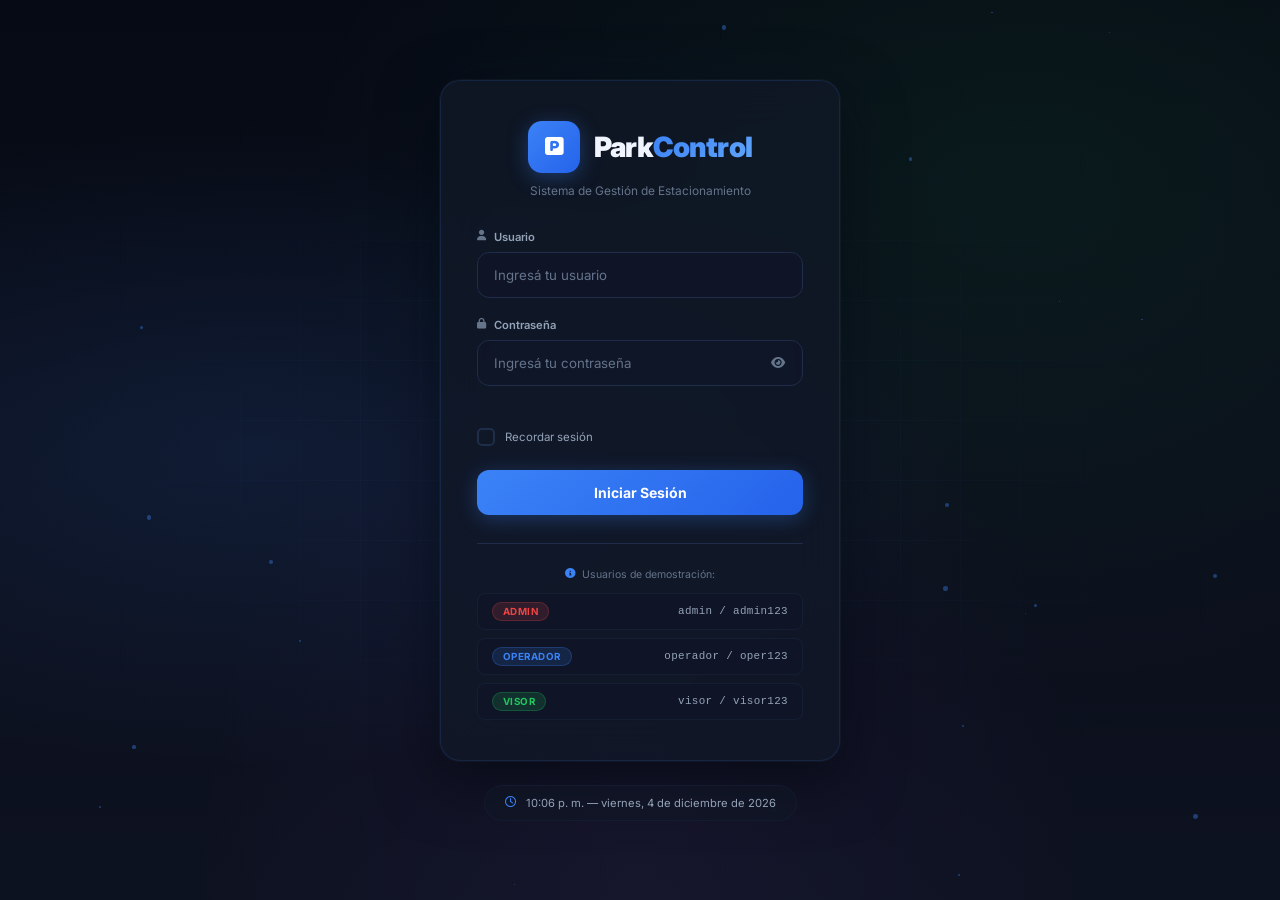
<file: login.html>
<!DOCTYPE html>
<html lang="es">

<head>
    <meta charset="UTF-8">
    <meta name="viewport" content="width=device-width, initial-scale=1.0">
    <meta name="description" content="ParkControl - Iniciar Sesión">
    <title>ParkControl - Iniciar Sesión</title>
    <link rel="preconnect" href="https://fonts.googleapis.com">
    <link rel="preconnect" href="https://fonts.gstatic.com" crossorigin>
    <link href="https://fonts.googleapis.com/css2?family=Inter:wght@300;400;500;600;700;800;900&display=swap"
        rel="stylesheet">
    <link rel="stylesheet" href="https://cdnjs.cloudflare.com/ajax/libs/font-awesome/6.5.1/css/all.min.css">
    <link rel="stylesheet" href="styles.css">
    <link rel="stylesheet" href="login.css">
</head>

<body class="login-body">
    <!-- Background animated particles -->
    <div class="login-bg">
        <div class="login-bg__gradient"></div>
        <div class="login-bg__grid"></div>
        <div class="particles" id="particles"></div>
    </div>

    <!-- Login Container -->
    <div class="login-wrapper" id="loginWrapper">
        <div class="login-card" id="loginCard">
            <!-- Logo & Brand -->
            <div class="login-card__header">
                <div class="login-logo">
                    <div class="login-logo__icon">
                        <i class="fas fa-parking"></i>
                    </div>
                    <h1 class="login-logo__text">Park<span>Control</span></h1>
                </div>
                <p class="login-card__subtitle">Sistema de Gestión de Estacionamiento</p>
            </div>

            <!-- Login Form -->
            <form class="login-form" id="loginForm" autocomplete="off">
                <div class="form-group" id="groupUsuario">
                    <label for="inputUsuario">
                        <i class="fas fa-user"></i> Usuario
                    </label>
                    <div class="input-wrapper">
                        <input type="text" id="inputUsuario" name="usuario" placeholder="Ingresá tu usuario" required
                            autocomplete="username">
                        <span class="input-focus-border"></span>
                    </div>
                </div>

                <div class="form-group" id="groupPassword">
                    <label for="inputPassword">
                        <i class="fas fa-lock"></i> Contraseña
                    </label>
                    <div class="input-wrapper">
                        <input type="password" id="inputPassword" name="password" placeholder="Ingresá tu contraseña"
                            required autocomplete="current-password">
                        <button type="button" class="toggle-password" id="togglePassword"
                            aria-label="Mostrar contraseña">
                            <i class="fas fa-eye"></i>
                        </button>
                        <span class="input-focus-border"></span>
                    </div>
                </div>

                <!-- Error message -->
                <div class="login-error" id="loginError">
                    <i class="fas fa-exclamation-triangle"></i>
                    <span id="loginErrorText">Usuario o contraseña incorrectos</span>
                </div>

                <!-- Remember me -->
                <div class="form-options">
                    <label class="checkbox-wrapper" for="rememberMe">
                        <input type="checkbox" id="rememberMe" name="remember">
                        <span class="checkmark"></span>
                        Recordar sesión
                    </label>
                </div>

                <!-- Submit -->
                <button type="submit" class="btn-login" id="btnLogin">
                    <span class="btn-login__text">Iniciar Sesión</span>
                    <span class="btn-login__loader" id="loginLoader">
                        <i class="fas fa-spinner fa-spin"></i>
                    </span>
                </button>
            </form>

            <!-- Footer info -->
            <div class="login-card__footer">
                <div class="login-info">
                    <p><i class="fas fa-info-circle"></i> Usuarios de demostración:</p>
                    <div class="demo-users">
                        <div class="demo-user">
                            <span class="demo-role admin">Admin</span>
                            <code>admin / admin123</code>
                        </div>
                        <div class="demo-user">
                            <span class="demo-role operador">Operador</span>
                            <code>operador / oper123</code>
                        </div>
                        <div class="demo-user">
                            <span class="demo-role visor">Visor</span>
                            <code>visor / visor123</code>
                        </div>
                    </div>
                </div>
            </div>
        </div>

        <!-- Clock -->
        <div class="login-clock" id="loginClock">
            <i class="far fa-clock"></i>
            <span id="loginClockTime"></span>
        </div>
    </div>

    <script src="auth.js"></script>
    <script>
        // ============================================
        // LOGIN PAGE LOGIC
        // ============================================

        // Check if already logged in
        if (AuthService.isLoggedIn()) {
            window.location.href = 'index.html';
        }

        // Clock
        function updateLoginClock() {
            const now = new Date();
            const time = now.toLocaleTimeString('es-AR', { hour: '2-digit', minute: '2-digit' });
            const date = now.toLocaleDateString('es-AR', { weekday: 'long', day: 'numeric', month: 'long', year: 'numeric' });
            document.getElementById('loginClockTime').textContent = `${time} — ${date}`;
        }
        updateLoginClock();
        setInterval(updateLoginClock, 1000);

        // Toggle password visibility
        document.getElementById('togglePassword').addEventListener('click', function () {
            const input = document.getElementById('inputPassword');
            const icon = this.querySelector('i');
            if (input.type === 'password') {
                input.type = 'text';
                icon.classList.replace('fa-eye', 'fa-eye-slash');
            } else {
                input.type = 'password';
                icon.classList.replace('fa-eye-slash', 'fa-eye');
            }
        });

        // Form submit
        document.getElementById('loginForm').addEventListener('submit', async function (e) {
            e.preventDefault();

            const usuario = document.getElementById('inputUsuario').value.trim();
            const password = document.getElementById('inputPassword').value;
            const remember = document.getElementById('rememberMe').checked;
            const errorEl = document.getElementById('loginError');
            const btn = document.getElementById('btnLogin');

            // Reset error
            errorEl.classList.remove('show');
            document.getElementById('groupUsuario').classList.remove('error');
            document.getElementById('groupPassword').classList.remove('error');

            // Validate
            if (!usuario) {
                document.getElementById('groupUsuario').classList.add('error');
                showLoginError('Ingresá tu usuario');
                return;
            }
            if (!password) {
                document.getElementById('groupPassword').classList.add('error');
                showLoginError('Ingresá tu contraseña');
                return;
            }

            // Show loading
            btn.classList.add('loading');
            btn.disabled = true;

            // Simulate network delay
            await new Promise(resolve => setTimeout(resolve, 800));

            // Attempt login
            const result = AuthService.login(usuario, password, remember);

            if (result.success) {
                // Success animation
                btn.classList.remove('loading');
                btn.classList.add('success');
                btn.querySelector('.btn-login__text').textContent = '¡Bienvenido!';

                // Redirect after animation
                setTimeout(() => {
                    document.querySelector('.login-card').classList.add('login-card--exit');
                    setTimeout(() => {
                        window.location.href = 'index.html';
                    }, 400);
                }, 600);
            } else {
                btn.classList.remove('loading');
                btn.disabled = false;
                showLoginError(result.message);

                // Shake animation
                document.getElementById('loginCard').classList.add('shake');
                setTimeout(() => {
                    document.getElementById('loginCard').classList.remove('shake');
                }, 600);
            }
        });

        function showLoginError(message) {
            const errorEl = document.getElementById('loginError');
            document.getElementById('loginErrorText').textContent = message;
            errorEl.classList.add('show');
        }

        // Animated particles background
        (function createParticles() {
            const container = document.getElementById('particles');
            for (let i = 0; i < 30; i++) {
                const particle = document.createElement('div');
                particle.className = 'particle';
                particle.style.left = Math.random() * 100 + '%';
                particle.style.top = Math.random() * 100 + '%';
                particle.style.width = particle.style.height = (Math.random() * 4 + 1) + 'px';
                particle.style.animationDelay = Math.random() * 8 + 's';
                particle.style.animationDuration = (Math.random() * 10 + 10) + 's';
                container.appendChild(particle);
            }
        })();

        // Input focus effects
        document.querySelectorAll('.input-wrapper input').forEach(input => {
            input.addEventListener('focus', () => {
                input.closest('.form-group').classList.add('focused');
                input.closest('.form-group').classList.remove('error');
            });
            input.addEventListener('blur', () => {
                input.closest('.form-group').classList.remove('focused');
            });
        });
    </script>
</body>

</html>
</file>
<file: styles.css>
/* ============================================
   PARKCONTROL - DESIGN SYSTEM
   ============================================ */

:root {
    /* Colors */
    --bg-primary: #0a0e1a;
    --bg-secondary: #111827;
    --bg-card: #1a2236;
    --bg-card-hover: #1f2a42;
    --bg-surface: #0f1629;

    --border-color: #1e2d4a;
    --border-glow: rgba(59, 130, 246, 0.3);

    --text-primary: #f0f4ff;
    --text-secondary: #94a3b8;
    --text-muted: #64748b;

    --accent-blue: #3b82f6;
    --accent-blue-glow: rgba(59, 130, 246, 0.15);
    --accent-green: #22c55e;
    --accent-green-dark: #16a34a;
    --accent-orange: #f59e0b;
    --accent-orange-dark: #d97706;
    --accent-red: #ef4444;
    --accent-red-dark: #dc2626;
    --accent-yellow: #eab308;
    --accent-teal: #14b8a6;
    --accent-purple: #a855f7;

    /* Card colors */
    --card-total-bg: linear-gradient(135deg, #1a2744 0%, #1e3a5f 100%);
    --card-free-bg: linear-gradient(135deg, #1a2744 0%, #1a3a4a 100%);
    --card-occupied-bg: linear-gradient(135deg, #2a2a1a 0%, #3a3a1a 100%);
    --card-revenue-bg: linear-gradient(135deg, #1a2a1a 0%, #1a3a2a 100%);

    /* Spacing */
    --spacing-xs: 4px;
    --spacing-sm: 8px;
    --spacing-md: 16px;
    --spacing-lg: 24px;
    --spacing-xl: 32px;

    /* Border Radius */
    --radius-sm: 6px;
    --radius-md: 10px;
    --radius-lg: 14px;
    --radius-xl: 20px;

    /* Shadows */
    --shadow-card: 0 4px 24px rgba(0, 0, 0, 0.3);
    --shadow-glow-blue: 0 0 20px rgba(59, 130, 246, 0.15);
    --shadow-glow-green: 0 0 20px rgba(34, 197, 94, 0.15);

    /* Transitions */
    --transition-fast: 150ms ease;
    --transition-normal: 250ms ease;
    --transition-slow: 400ms cubic-bezier(0.4, 0, 0.2, 1);

    /* Font */
    --font-family: 'Inter', -apple-system, BlinkMacSystemFont, sans-serif;
}

/* ============================================
   RESET & BASE
   ============================================ */

*,
*::before,
*::after {
    margin: 0;
    padding: 0;
    box-sizing: border-box;
}

html {
    font-size: 14px;
    scroll-behavior: smooth;
}

body {
    font-family: var(--font-family);
    background: var(--bg-primary);
    color: var(--text-primary);
    min-height: 100vh;
    overflow-x: hidden;
    -webkit-font-smoothing: antialiased;
    -moz-osx-font-smoothing: grayscale;
}

/* Background pattern */
body::before {
    content: '';
    position: fixed;
    top: 0;
    left: 0;
    width: 100%;
    height: 100%;
    background:
        radial-gradient(ellipse at 20% 50%, rgba(59, 130, 246, 0.05) 0%, transparent 50%),
        radial-gradient(ellipse at 80% 20%, rgba(34, 197, 94, 0.03) 0%, transparent 50%),
        radial-gradient(ellipse at 50% 80%, rgba(168, 85, 247, 0.03) 0%, transparent 50%);
    pointer-events: none;
    z-index: 0;
}

/* ============================================
   TOP BAR
   ============================================ */

.top-bar {
    position: sticky;
    top: 0;
    z-index: 100;
    display: flex;
    align-items: center;
    justify-content: space-between;
    padding: 0 var(--spacing-lg);
    height: 60px;
    background: rgba(17, 24, 39, 0.95);
    backdrop-filter: blur(20px);
    -webkit-backdrop-filter: blur(20px);
    border-bottom: 1px solid var(--border-color);
    box-shadow: 0 2px 20px rgba(0, 0, 0, 0.3);
}

.top-bar__left {
    display: flex;
    align-items: center;
    gap: var(--spacing-md);
}

.hamburger-btn {
    background: none;
    border: none;
    color: var(--text-primary);
    font-size: 1.3rem;
    cursor: pointer;
    padding: var(--spacing-sm);
    border-radius: var(--radius-sm);
    transition: var(--transition-fast);
}

.hamburger-btn:hover {
    background: var(--bg-card);
    color: var(--accent-blue);
}

.top-bar__title {
    font-size: 1.3rem;
    font-weight: 700;
    letter-spacing: -0.02em;
}

.top-bar__center {
    display: flex;
    align-items: center;
}

.top-bar__quick-stats {
    display: flex;
    gap: var(--spacing-md);
}

.quick-stat {
    display: flex;
    align-items: center;
    gap: 6px;
    padding: 6px 12px;
    background: var(--bg-card);
    border-radius: 20px;
    font-size: 0.85rem;
    font-weight: 600;
    border: 1px solid var(--border-color);
    transition: var(--transition-fast);
    cursor: default;
    position: relative;
}

.quick-stat:hover {
    border-color: var(--accent-blue);
    transform: translateY(-1px);
}

.quick-stat i {
    color: var(--accent-blue);
    font-size: 0.75rem;
}

.top-bar__right {
    display: flex;
    align-items: center;
    gap: var(--spacing-lg);
}

.top-bar__clock {
    display: flex;
    align-items: center;
    gap: var(--spacing-sm);
    padding: 6px 14px;
    background: var(--bg-card);
    border-radius: 20px;
    border: 1px solid var(--border-color);
}

.top-bar__clock i {
    color: var(--accent-blue);
}

.clock-text {
    display: flex;
    flex-direction: column;
    line-height: 1.2;
}

#clockTime {
    font-size: 0.9rem;
    font-weight: 700;
}

.clock-date {
    font-size: 0.65rem;
    color: var(--text-secondary);
}

.top-bar__user {
    display: flex;
    align-items: center;
    gap: var(--spacing-sm);
    cursor: pointer;
    padding: 6px 12px;
    border-radius: 20px;
    transition: var(--transition-fast);
}

.top-bar__user:hover {
    background: var(--bg-card);
}

.user-avatar {
    width: 32px;
    height: 32px;
    border-radius: 50%;
    background: linear-gradient(135deg, var(--accent-blue), var(--accent-purple));
    display: flex;
    align-items: center;
    justify-content: center;
    font-size: 0.85rem;
}

.user-name {
    font-weight: 500;
    font-size: 0.85rem;
}

/* ============================================
   SIDEBAR
   ============================================ */

.sidebar {
    position: fixed;
    top: 0;
    left: -280px;
    width: 280px;
    height: 100vh;
    background: var(--bg-secondary);
    border-right: 1px solid var(--border-color);
    z-index: 200;
    transition: left var(--transition-slow);
    overflow-y: auto;
}

.sidebar.open {
    left: 0;
}

.sidebar__header {
    display: flex;
    align-items: center;
    justify-content: space-between;
    padding: var(--spacing-lg);
    border-bottom: 1px solid var(--border-color);
}

.sidebar__logo {
    font-size: 1.3rem;
    font-weight: 800;
}

.sidebar__close {
    background: none;
    border: none;
    color: var(--text-secondary);
    font-size: 1.2rem;
    cursor: pointer;
    padding: var(--spacing-sm);
    border-radius: var(--radius-sm);
    transition: var(--transition-fast);
}

.sidebar__close:hover {
    color: var(--text-primary);
    background: var(--bg-card);
}

.sidebar__menu {
    list-style: none;
    padding: var(--spacing-md);
}

.sidebar__menu li {
    margin-bottom: 4px;
}

.sidebar__menu a {
    display: flex;
    align-items: center;
    gap: var(--spacing-md);
    padding: 12px var(--spacing-md);
    color: var(--text-secondary);
    text-decoration: none;
    border-radius: var(--radius-md);
    transition: var(--transition-fast);
    font-weight: 500;
}

.sidebar__menu a:hover,
.sidebar__menu li.active a {
    background: var(--accent-blue-glow);
    color: var(--accent-blue);
}

.sidebar__menu li.active a {
    border-left: 3px solid var(--accent-blue);
}

.sidebar__menu a i {
    width: 20px;
    text-align: center;
}

.sidebar-overlay {
    position: fixed;
    top: 0;
    left: 0;
    width: 100%;
    height: 100%;
    background: rgba(0, 0, 0, 0.6);
    backdrop-filter: blur(4px);
    z-index: 150;
    opacity: 0;
    pointer-events: none;
    transition: opacity var(--transition-normal);
}

.sidebar-overlay.active {
    opacity: 1;
    pointer-events: auto;
}

/* ============================================
   DASHBOARD
   ============================================ */

.dashboard {
    position: relative;
    z-index: 1;
    padding: var(--spacing-lg);
    max-width: 1440px;
    margin: 0 auto;
}

/* ============================================
   SUMMARY CARDS
   ============================================ */

.summary-cards {
    display: grid;
    grid-template-columns: repeat(4, 1fr);
    gap: var(--spacing-md);
    margin-bottom: var(--spacing-lg);
}

.card {
    display: flex;
    align-items: center;
    gap: var(--spacing-md);
    padding: var(--spacing-lg);
    border-radius: var(--radius-lg);
    border: 1px solid var(--border-color);
    transition: var(--transition-normal);
    cursor: default;
    position: relative;
    overflow: hidden;
}

.card::before {
    content: '';
    position: absolute;
    top: 0;
    left: 0;
    right: 0;
    bottom: 0;
    opacity: 0;
    transition: opacity var(--transition-normal);
}

.card:hover {
    transform: translateY(-3px);
    box-shadow: var(--shadow-card);
}

.card:hover::before {
    opacity: 1;
}

.card--total {
    background: var(--card-total-bg);
    border-color: rgba(59, 130, 246, 0.2);
}

.card--total .card__icon {
    background: rgba(59, 130, 246, 0.15);
    color: var(--accent-blue);
}

.card--free {
    background: var(--card-free-bg);
    border-color: rgba(20, 184, 166, 0.2);
}

.card--free .card__icon {
    background: rgba(20, 184, 166, 0.15);
    color: var(--accent-teal);
}

.card--occupied {
    background: linear-gradient(135deg, #2a2210 0%, #3a3015 100%);
    border-color: rgba(245, 158, 11, 0.2);
}

.card--occupied .card__icon {
    background: rgba(245, 158, 11, 0.15);
    color: var(--accent-orange);
}

.card--revenue {
    background: var(--card-revenue-bg);
    border-color: rgba(34, 197, 94, 0.2);
}

.card--revenue .card__icon {
    background: rgba(34, 197, 94, 0.15);
    color: var(--accent-green);
}

.card__icon {
    width: 52px;
    height: 52px;
    border-radius: var(--radius-md);
    display: flex;
    align-items: center;
    justify-content: center;
    font-size: 1.4rem;
    flex-shrink: 0;
}

.card__content {
    display: flex;
    flex-direction: column;
}

.card__label {
    font-size: 0.7rem;
    font-weight: 600;
    color: var(--text-secondary);
    letter-spacing: 0.05em;
    text-transform: uppercase;
}

.card__value {
    font-size: 2rem;
    font-weight: 800;
    line-height: 1.1;
    letter-spacing: -0.02em;
}

.card__sub {
    font-size: 0.75rem;
    color: var(--text-muted);
    margin-top: 2px;
}

/* ============================================
   MIDDLE SECTION
   ============================================ */

.middle-section {
    display: grid;
    grid-template-columns: 1fr 1fr;
    gap: var(--spacing-lg);
    margin-bottom: var(--spacing-lg);
}

/* ============================================
   PANELS
   ============================================ */

.panel {
    background: var(--bg-card);
    border: 1px solid var(--border-color);
    border-radius: var(--radius-lg);
    padding: var(--spacing-lg);
    transition: var(--transition-normal);
}

.panel:hover {
    border-color: rgba(59, 130, 246, 0.15);
}

.panel__title {
    font-size: 0.8rem;
    font-weight: 700;
    letter-spacing: 0.05em;
    color: var(--text-secondary);
    margin-bottom: var(--spacing-md);
}

.panel__header {
    display: flex;
    align-items: center;
    justify-content: space-between;
    margin-bottom: var(--spacing-md);
}

.panel__header-row {
    display: flex;
    align-items: center;
    justify-content: space-between;
    margin-bottom: var(--spacing-md);
}

/* ============================================
   LIVE BADGE
   ============================================ */

.live-badge {
    display: flex;
    align-items: center;
    gap: 6px;
    font-size: 0.75rem;
    font-weight: 700;
    color: var(--accent-green);
    text-transform: uppercase;
    letter-spacing: 0.05em;
}

.live-dot {
    width: 8px;
    height: 8px;
    background: var(--accent-green);
    border-radius: 50%;
    animation: pulse 2s infinite;
}

@keyframes pulse {

    0%,
    100% {
        opacity: 1;
        box-shadow: 0 0 0 0 rgba(34, 197, 94, 0.5);
    }

    50% {
        opacity: 0.7;
        box-shadow: 0 0 0 6px rgba(34, 197, 94, 0);
    }
}

/* ============================================
   PLATE READER
   ============================================ */

.plate-reader__body {
    display: grid;
    grid-template-columns: 1fr 1fr;
    gap: var(--spacing-lg);
}

.plate-reader__camera {
    position: relative;
    border-radius: var(--radius-md);
    overflow: hidden;
    aspect-ratio: 16/10;
    background: #000;
}

.camera-img {
    width: 100%;
    height: 100%;
    object-fit: cover;
    display: block;
}

.camera-overlay {
    position: absolute;
    top: 0;
    left: 0;
    width: 100%;
    height: 100%;
    pointer-events: none;
}

.scan-line {
    position: absolute;
    left: 0;
    width: 100%;
    height: 2px;
    background: linear-gradient(90deg, transparent, var(--accent-green), transparent);
    box-shadow: 0 0 15px var(--accent-green);
    animation: scan 3s ease-in-out infinite;
}

@keyframes scan {

    0%,
    100% {
        top: 10%;
    }

    50% {
        top: 90%;
    }
}

.plate-reader__info {
    display: flex;
    flex-direction: column;
    gap: var(--spacing-md);
}

.plate-info-group {
    display: flex;
    flex-direction: column;
    gap: 6px;
}

.plate-info-group>label {
    font-size: 0.75rem;
    color: var(--text-secondary);
    font-weight: 500;
    text-transform: uppercase;
    letter-spacing: 0.03em;
}

.plate-number {
    font-size: 1.8rem;
    font-weight: 800;
    text-align: center;
    padding: 10px 20px;
    background: #fff;
    color: #1a1a1a;
    border-radius: var(--radius-md);
    border: 3px solid #333;
    letter-spacing: 0.1em;
    font-family: 'Courier New', monospace;
}

.confidence-bar {
    height: 6px;
    background: var(--bg-surface);
    border-radius: 3px;
    overflow: hidden;
}

.confidence-fill {
    height: 100%;
    background: linear-gradient(90deg, var(--accent-blue), var(--accent-green));
    border-radius: 3px;
    transition: width var(--transition-slow);
}

.vehicle-status {
    display: flex;
    align-items: center;
    gap: var(--spacing-md);
    padding: 10px var(--spacing-md);
    border-radius: var(--radius-md);
}

.vehicle-status div {
    display: flex;
    flex-direction: column;
}

.vehicle-status strong {
    font-size: 0.85rem;
}

.vehicle-status span {
    font-size: 0.7rem;
    color: var(--text-muted);
}

.status--ok {
    background: rgba(34, 197, 94, 0.1);
    border: 1px solid rgba(34, 197, 94, 0.3);
    color: var(--accent-green);
}

.status--ok i {
    font-size: 1.3rem;
    color: var(--accent-green);
}

.status--denied {
    background: rgba(239, 68, 68, 0.1);
    border: 1px solid rgba(239, 68, 68, 0.3);
    color: var(--accent-red);
}

.status--denied i {
    font-size: 1.3rem;
    color: var(--accent-red);
}

.debt-display {
    padding: 8px var(--spacing-md);
    background: var(--bg-surface);
    border: 1px solid var(--border-color);
    border-radius: var(--radius-md);
}

.debt-amount {
    font-size: 1.2rem;
    font-weight: 700;
    color: var(--accent-green);
}

.debt-amount.has-debt {
    color: var(--accent-red);
}

.last-detection {
    font-size: 0.7rem;
    color: var(--text-muted);
    margin-top: auto;
}

/* ============================================
   BUTTONS
   ============================================ */

.btn {
    display: inline-flex;
    align-items: center;
    justify-content: center;
    gap: var(--spacing-sm);
    padding: 10px var(--spacing-lg);
    border: none;
    border-radius: var(--radius-md);
    font-family: var(--font-family);
    font-weight: 700;
    font-size: 0.85rem;
    cursor: pointer;
    transition: var(--transition-normal);
    letter-spacing: 0.03em;
}

.btn--barrier {
    background: linear-gradient(135deg, var(--accent-green), var(--accent-green-dark));
    color: white;
    width: 100%;
    padding: 12px;
    font-size: 0.9rem;
    box-shadow: 0 4px 15px rgba(34, 197, 94, 0.3);
}

.btn--barrier:hover {
    transform: translateY(-2px);
    box-shadow: 0 6px 25px rgba(34, 197, 94, 0.4);
}

.btn--barrier:active {
    transform: translateY(0);
}

.btn--primary {
    background: linear-gradient(135deg, var(--accent-blue), #2563eb);
    color: white;
    box-shadow: 0 4px 15px rgba(59, 130, 246, 0.3);
}

.btn--primary:hover {
    transform: translateY(-2px);
    box-shadow: 0 6px 25px rgba(59, 130, 246, 0.4);
}

.btn--danger {
    background: linear-gradient(135deg, var(--accent-red), var(--accent-red-dark));
    color: white;
    box-shadow: 0 4px 15px rgba(239, 68, 68, 0.3);
}

.btn--danger:hover {
    transform: translateY(-2px);
    box-shadow: 0 6px 25px rgba(239, 68, 68, 0.4);
}

.btn--link {
    background: none;
    color: var(--accent-blue);
    padding: 8px;
    width: 100%;
    font-size: 0.8rem;
}

.btn--link:hover {
    background: var(--accent-blue-glow);
}

.btn--text {
    background: none;
    border: none;
    color: var(--accent-blue);
    font-family: var(--font-family);
    font-weight: 600;
    font-size: 0.75rem;
    cursor: pointer;
    transition: var(--transition-fast);
}

.btn--text:hover {
    color: var(--text-primary);
}

.btn--full {
    width: 100%;
}

/* ============================================
   DONUT CHART
   ============================================ */

.donut-container {
    display: flex;
    align-items: center;
    gap: var(--spacing-xl);
    justify-content: center;
}

.donut-chart {
    position: relative;
    width: 160px;
    height: 160px;
}

.donut-svg {
    width: 100%;
    height: 100%;
    transform: rotate(-90deg);
}

.donut-bg {
    fill: none;
    stroke: var(--bg-surface);
    stroke-width: 16;
}

.donut-fill {
    fill: none;
    stroke: var(--accent-orange);
    stroke-width: 16;
    stroke-linecap: round;
    transition: stroke-dashoffset 1s ease;
}

.donut-center {
    position: absolute;
    top: 50%;
    left: 50%;
    transform: translate(-50%, -50%);
    text-align: center;
}

.donut-percent {
    display: block;
    font-size: 1.8rem;
    font-weight: 800;
    color: var(--accent-orange);
}

.donut-label {
    font-size: 0.7rem;
    color: var(--text-muted);
}

.donut-legend {
    display: flex;
    flex-direction: column;
    gap: var(--spacing-md);
}

.legend-item {
    display: flex;
    align-items: center;
    gap: var(--spacing-sm);
    font-size: 0.85rem;
}

.legend-dot {
    width: 10px;
    height: 10px;
    border-radius: 50%;
    flex-shrink: 0;
}

.legend-dot--occupied {
    background: var(--accent-orange);
}

.legend-dot--free {
    background: var(--accent-green);
}

.legend-item strong {
    margin-left: auto;
    font-weight: 700;
}

/* ============================================
   OCCUPATION SECTION
   ============================================ */

.occupation-section {
    display: flex;
    flex-direction: column;
    gap: var(--spacing-lg);
}

.chart-container {
    height: 150px;
    position: relative;
}

.chart-container canvas {
    width: 100% !important;
    height: 100% !important;
}

/* ============================================
   TABLES SECTION
   ============================================ */

.tables-section {
    display: grid;
    grid-template-columns: 1fr 1fr 1fr;
    gap: var(--spacing-lg);
    margin-bottom: var(--spacing-lg);
}

.table-panel {
    display: flex;
    flex-direction: column;
}

.table-wrapper {
    flex: 1;
    overflow-x: auto;
    margin-bottom: var(--spacing-md);
}

.data-table {
    width: 100%;
    border-collapse: collapse;
    font-size: 0.8rem;
}

.data-table thead {
    position: sticky;
    top: 0;
}

.data-table th {
    text-align: left;
    padding: 10px 12px;
    font-size: 0.7rem;
    font-weight: 600;
    color: var(--text-muted);
    border-bottom: 1px solid var(--border-color);
    letter-spacing: 0.05em;
    text-transform: uppercase;
    white-space: nowrap;
}

.data-table td {
    padding: 8px 12px;
    border-bottom: 1px solid rgba(30, 45, 74, 0.5);
    white-space: nowrap;
    vertical-align: middle;
}

.data-table tbody tr {
    transition: var(--transition-fast);
}

.data-table tbody tr:hover {
    background: rgba(59, 130, 246, 0.05);
}

/* Status badges */
.badge {
    display: inline-flex;
    align-items: center;
    gap: 4px;
    padding: 3px 10px;
    border-radius: 20px;
    font-size: 0.7rem;
    font-weight: 600;
}

.badge--inside {
    background: rgba(59, 130, 246, 0.15);
    color: var(--accent-blue);
}

.badge--outside {
    background: rgba(107, 114, 128, 0.2);
    color: var(--text-secondary);
}

.type-icon {
    display: inline-flex;
    align-items: center;
    gap: 4px;
    font-size: 0.75rem;
}

.type-icon--entry {
    color: var(--accent-green);
}

.type-icon--exit {
    color: var(--accent-orange);
}

.patente-cell {
    font-family: 'Courier New', monospace;
    font-weight: 700;
    color: var(--accent-blue);
}

.debt-cell {
    color: var(--accent-red);
    font-weight: 700;
}

/* ============================================
   FOOTER STATS BAR
   ============================================ */

.footer-stats {
    display: grid;
    grid-template-columns: repeat(5, 1fr);
    gap: var(--spacing-md);
    padding: var(--spacing-lg);
    background: var(--bg-card);
    border: 1px solid var(--border-color);
    border-radius: var(--radius-lg);
}

.footer-stat {
    display: flex;
    align-items: center;
    gap: var(--spacing-md);
    padding: var(--spacing-md);
    border-radius: var(--radius-md);
    transition: var(--transition-fast);
}

.footer-stat:hover {
    background: var(--bg-surface);
}

.footer-stat__icon {
    width: 40px;
    height: 40px;
    border-radius: 50%;
    background: var(--accent-blue-glow);
    display: flex;
    align-items: center;
    justify-content: center;
    color: var(--accent-blue);
    font-size: 1rem;
    flex-shrink: 0;
}

.footer-stat__content {
    display: flex;
    flex-direction: column;
}

.footer-stat__label {
    font-size: 0.6rem;
    font-weight: 600;
    color: var(--text-muted);
    letter-spacing: 0.05em;
    text-transform: uppercase;
}

.footer-stat__value {
    font-size: 1.2rem;
    font-weight: 800;
    letter-spacing: -0.02em;
}

/* ============================================
   ANIMATIONS
   ============================================ */

@keyframes fadeInUp {
    from {
        opacity: 0;
        transform: translateY(20px);
    }

    to {
        opacity: 1;
        transform: translateY(0);
    }
}

@keyframes shimmer {
    0% {
        background-position: -200% 0;
    }

    100% {
        background-position: 200% 0;
    }
}

.card {
    animation: fadeInUp 0.5s ease both;
}

.card:nth-child(1) {
    animation-delay: 0.05s;
}

.card:nth-child(2) {
    animation-delay: 0.1s;
}

.card:nth-child(3) {
    animation-delay: 0.15s;
}

.card:nth-child(4) {
    animation-delay: 0.2s;
}

.panel {
    animation: fadeInUp 0.5s ease both;
    animation-delay: 0.25s;
}

.table-panel:nth-child(1) {
    animation-delay: 0.3s;
}

.table-panel:nth-child(2) {
    animation-delay: 0.35s;
}

.table-panel:nth-child(3) {
    animation-delay: 0.4s;
}

.footer-stats {
    animation: fadeInUp 0.5s ease both;
    animation-delay: 0.45s;
}

/* Loading shimmer effect */
.loading {
    background: linear-gradient(90deg, var(--bg-card) 25%, var(--bg-card-hover) 50%, var(--bg-card) 75%);
    background-size: 200% 100%;
    animation: shimmer 1.5s infinite;
}

/* ============================================
   RESPONSIVE - TABLET
   ============================================ */

@media (max-width: 1200px) {
    .summary-cards {
        grid-template-columns: repeat(2, 1fr);
    }

    .middle-section {
        grid-template-columns: 1fr;
    }

    .tables-section {
        grid-template-columns: 1fr;
    }

    .footer-stats {
        grid-template-columns: repeat(3, 1fr);
    }
}

@media (max-width: 900px) {
    .top-bar__quick-stats {
        display: none;
    }

    .plate-reader__body {
        grid-template-columns: 1fr;
    }

    .footer-stats {
        grid-template-columns: repeat(2, 1fr);
    }

    .donut-container {
        flex-direction: column;
    }
}

/* ============================================
   RESPONSIVE - MOBILE
   ============================================ */

@media (max-width: 640px) {
    html {
        font-size: 13px;
    }

    .top-bar {
        padding: 0 var(--spacing-md);
        height: 50px;
    }

    .top-bar__title {
        font-size: 1.1rem;
    }

    .top-bar__clock {
        display: none;
    }

    .user-name {
        display: none;
    }

    .dashboard {
        padding: var(--spacing-md);
    }

    .summary-cards {
        grid-template-columns: 1fr 1fr;
        gap: var(--spacing-sm);
    }

    .card {
        padding: var(--spacing-md);
    }

    .card__icon {
        width: 40px;
        height: 40px;
        font-size: 1.1rem;
    }

    .card__value {
        font-size: 1.5rem;
    }

    .card__label {
        font-size: 0.6rem;
    }

    .footer-stats {
        grid-template-columns: 1fr;
        padding: var(--spacing-md);
    }

    .footer-stat {
        padding: var(--spacing-sm);
    }

    .plate-number {
        font-size: 1.3rem;
        padding: 8px 12px;
    }
}

@media (max-width: 380px) {
    .summary-cards {
        grid-template-columns: 1fr;
    }
}

/* ============================================
   SCROLLBAR
   ============================================ */

::-webkit-scrollbar {
    width: 6px;
    height: 6px;
}

::-webkit-scrollbar-track {
    background: var(--bg-primary);
}

::-webkit-scrollbar-thumb {
    background: var(--border-color);
    border-radius: 3px;
}

::-webkit-scrollbar-thumb:hover {
    background: var(--text-muted);
}

/* ============================================
   NOTIFICATION TOAST
   ============================================ */

.toast {
    position: fixed;
    bottom: 24px;
    right: 24px;
    padding: 14px 24px;
    background: var(--bg-card);
    border: 1px solid var(--border-color);
    border-radius: var(--radius-md);
    color: var(--text-primary);
    font-size: 0.85rem;
    font-weight: 500;
    z-index: 1000;
    box-shadow: 0 8px 32px rgba(0, 0, 0, 0.4);
    transform: translateX(calc(100% + 24px));
    transition: transform var(--transition-slow);
    display: flex;
    align-items: center;
    gap: var(--spacing-md);
}

.toast.show {
    transform: translateX(0);
}

.toast--success {
    border-color: rgba(34, 197, 94, 0.4);
}

.toast--success i {
    color: var(--accent-green);
}

.toast--error {
    border-color: rgba(239, 68, 68, 0.4);
}

.toast--error i {
    color: var(--accent-red);
}

/* ============================================
   CONNECTION STATUS
   ============================================ */

.connection-status {
    position: fixed;
    top: 70px;
    right: 24px;
    padding: 8px 16px;
    border-radius: var(--radius-md);
    font-size: 0.75rem;
    font-weight: 600;
    z-index: 50;
    display: flex;
    align-items: center;
    gap: 8px;
    transition: all var(--transition-normal);
}

.connection-status--connected {
    background: rgba(34, 197, 94, 0.1);
    border: 1px solid rgba(34, 197, 94, 0.3);
    color: var(--accent-green);
}

.connection-status--disconnected {
    background: rgba(239, 68, 68, 0.1);
    border: 1px solid rgba(239, 68, 68, 0.3);
    color: var(--accent-red);
}

.connection-status--loading {
    background: rgba(245, 158, 11, 0.1);
    border: 1px solid rgba(245, 158, 11, 0.3);
    color: var(--accent-orange);
}

/* ============================================
   USER DROPDOWN & ROLE BADGE
   ============================================ */

.top-bar__user {
    position: relative;
}

.user-info-text {
    display: flex;
    flex-direction: column;
    line-height: 1.2;
}

.user-role-badge {
    font-size: 0.6rem;
    font-weight: 700;
    padding: 1px 8px;
    border-radius: 10px;
    text-transform: uppercase;
    letter-spacing: 0.05em;
    text-align: center;
    background: rgba(59, 130, 246, 0.15);
    color: var(--accent-blue);
    border: 1px solid rgba(59, 130, 246, 0.25);
}

.user-chevron {
    font-size: 0.6rem;
    color: var(--text-muted);
    transition: transform var(--transition-fast);
    margin-left: 4px;
}

.top-bar__user.open .user-chevron {
    transform: rotate(180deg);
}

/* User Dropdown */
.user-dropdown {
    position: absolute;
    top: calc(100% + 8px);
    right: 0;
    width: 240px;
    background: var(--bg-card);
    border: 1px solid var(--border-color);
    border-radius: var(--radius-lg);
    box-shadow: 0 12px 40px rgba(0, 0, 0, 0.5);
    opacity: 0;
    visibility: hidden;
    transform: translateY(-8px);
    transition: all 0.2s ease;
    z-index: 300;
    overflow: hidden;
}

.top-bar__user.open .user-dropdown {
    opacity: 1;
    visibility: visible;
    transform: translateY(0);
}

.user-dropdown__header {
    display: flex;
    align-items: center;
    gap: 12px;
    padding: 16px;
    border-bottom: 1px solid var(--border-color);
}

.user-dropdown__avatar {
    width: 38px;
    height: 38px;
    border-radius: 50%;
    background: linear-gradient(135deg, var(--accent-blue), var(--accent-purple));
    display: flex;
    align-items: center;
    justify-content: center;
    font-size: 0.9rem;
    color: white;
    flex-shrink: 0;
}

.user-dropdown__header strong {
    font-size: 0.85rem;
    display: block;
}

.user-dropdown__role {
    font-size: 0.7rem;
    color: var(--text-muted);
}

.user-dropdown__divider {
    height: 1px;
    background: var(--border-color);
}

.user-dropdown__item {
    display: flex;
    align-items: center;
    gap: 10px;
    padding: 11px 16px;
    color: var(--text-secondary);
    text-decoration: none;
    font-size: 0.82rem;
    font-weight: 500;
    transition: all var(--transition-fast);
}

.user-dropdown__item:hover {
    background: rgba(59, 130, 246, 0.08);
    color: var(--text-primary);
}

.user-dropdown__item i {
    width: 18px;
    text-align: center;
    font-size: 0.85rem;
}

.user-dropdown__logout {
    color: var(--accent-red);
}

.user-dropdown__logout:hover {
    background: rgba(239, 68, 68, 0.08);
    color: var(--accent-red);
}

/* ============================================
   PERMISSION-BASED VISIBILITY
   ============================================ */

.permission-hidden {
    display: none !important;
}

/* Disabled button style for no-permission */
.btn[data-permission].permission-disabled {
    opacity: 0.35;
    cursor: not-allowed;
    pointer-events: none;
}

/* ============================================
   SIDEBAR ENHANCEMENTS
   ============================================ */

.sidebar__menu-divider {
    height: 1px;
    background: var(--border-color);
    margin: 8px 0;
    list-style: none;
}

.sidebar-logout {
    color: var(--accent-red) !important;
}

.sidebar-logout:hover {
    background: rgba(239, 68, 68, 0.1) !important;
    color: var(--accent-red) !important;
}

/* ============================================
   RESPONSIVE ADJUSTMENTS - USER DROPDOWN
   ============================================ */

@media (max-width: 640px) {
    .user-info-text {
        display: none;
    }

    .user-chevron {
        display: none;
    }

    .user-dropdown {
        right: -8px;
        width: 220px;
    }
}
</file>
<file: login.css>
/* ============================================
   LOGIN PAGE STYLES
   ============================================ */

.login-body {
    min-height: 100vh;
    display: flex;
    align-items: center;
    justify-content: center;
    overflow: hidden;
    position: relative;
}

/* ============================================
   BACKGROUND
   ============================================ */

.login-bg {
    position: fixed;
    top: 0;
    left: 0;
    width: 100%;
    height: 100%;
    z-index: 0;
}

.login-bg__gradient {
    position: absolute;
    inset: 0;
    background:
        radial-gradient(ellipse at 20% 50%, rgba(59, 130, 246, 0.12) 0%, transparent 50%),
        radial-gradient(ellipse at 80% 20%, rgba(34, 197, 94, 0.08) 0%, transparent 50%),
        radial-gradient(ellipse at 50% 100%, rgba(168, 85, 247, 0.06) 0%, transparent 50%),
        linear-gradient(180deg, #060a14 0%, #0a0e1a 50%, #0d1220 100%);
}

.login-bg__grid {
    position: absolute;
    inset: 0;
    background-image:
        linear-gradient(rgba(59, 130, 246, 0.03) 1px, transparent 1px),
        linear-gradient(90deg, rgba(59, 130, 246, 0.03) 1px, transparent 1px);
    background-size: 60px 60px;
    mask-image: radial-gradient(ellipse at center, black 30%, transparent 70%);
    -webkit-mask-image: radial-gradient(ellipse at center, black 30%, transparent 70%);
}

/* Particles */
.particles {
    position: absolute;
    inset: 0;
    overflow: hidden;
}

.particle {
    position: absolute;
    background: rgba(59, 130, 246, 0.4);
    border-radius: 50%;
    animation: particleFloat linear infinite;
}

@keyframes particleFloat {
    0% {
        transform: translateY(0) translateX(0) scale(1);
        opacity: 0;
    }

    10% {
        opacity: 0.6;
    }

    90% {
        opacity: 0.6;
    }

    100% {
        transform: translateY(-100vh) translateX(50px) scale(0.3);
        opacity: 0;
    }
}

/* ============================================
   LOGIN WRAPPER
   ============================================ */

.login-wrapper {
    position: relative;
    z-index: 1;
    display: flex;
    flex-direction: column;
    align-items: center;
    gap: 24px;
    width: 100%;
    max-width: 440px;
    padding: 20px;
}

/* ============================================
   LOGIN CARD
   ============================================ */

.login-card {
    width: 100%;
    background: rgba(17, 24, 39, 0.8);
    backdrop-filter: blur(24px);
    -webkit-backdrop-filter: blur(24px);
    border: 1px solid rgba(59, 130, 246, 0.15);
    border-radius: 20px;
    padding: 40px 36px;
    box-shadow:
        0 0 0 1px rgba(255, 255, 255, 0.03),
        0 20px 60px rgba(0, 0, 0, 0.5),
        0 0 80px rgba(59, 130, 246, 0.05);
    animation: cardEnter 0.6s cubic-bezier(0.16, 1, 0.3, 1) both;
}

@keyframes cardEnter {
    from {
        opacity: 0;
        transform: translateY(30px) scale(0.96);
    }

    to {
        opacity: 1;
        transform: translateY(0) scale(1);
    }
}

.login-card--exit {
    animation: cardExit 0.4s ease forwards;
}

@keyframes cardExit {
    to {
        opacity: 0;
        transform: translateY(-20px) scale(1.02);
    }
}

/* Shake animation for errors */
.shake {
    animation: shake 0.5s ease;
}

@keyframes shake {

    0%,
    100% {
        transform: translateX(0);
    }

    10%,
    30%,
    50%,
    70%,
    90% {
        transform: translateX(-6px);
    }

    20%,
    40%,
    60%,
    80% {
        transform: translateX(6px);
    }
}

/* ============================================
   LOGO
   ============================================ */

.login-card__header {
    text-align: center;
    margin-bottom: 32px;
}

.login-logo {
    display: flex;
    align-items: center;
    justify-content: center;
    gap: 14px;
    margin-bottom: 10px;
}

.login-logo__icon {
    width: 52px;
    height: 52px;
    border-radius: 14px;
    background: linear-gradient(135deg, #3b82f6, #2563eb);
    display: flex;
    align-items: center;
    justify-content: center;
    font-size: 1.5rem;
    color: white;
    box-shadow: 0 4px 20px rgba(59, 130, 246, 0.35);
}

.login-logo__text {
    font-size: 2rem;
    font-weight: 900;
    letter-spacing: -0.03em;
    color: var(--text-primary);
}

.login-logo__text span {
    background: linear-gradient(135deg, #3b82f6, #60a5fa);
    -webkit-background-clip: text;
    -webkit-text-fill-color: transparent;
    background-clip: text;
}

.login-card__subtitle {
    font-size: 0.85rem;
    color: var(--text-muted);
    font-weight: 400;
}

/* ============================================
   FORM
   ============================================ */

.login-form {
    display: flex;
    flex-direction: column;
    gap: 20px;
}

.form-group {
    display: flex;
    flex-direction: column;
    gap: 8px;
}

.form-group label {
    font-size: 0.8rem;
    font-weight: 600;
    color: var(--text-secondary);
    display: flex;
    align-items: center;
    gap: 8px;
    transition: color 0.2s ease;
}

.form-group label i {
    font-size: 0.75rem;
    color: var(--text-muted);
    transition: color 0.2s ease;
}

.form-group.focused label {
    color: var(--accent-blue);
}

.form-group.focused label i {
    color: var(--accent-blue);
}

.form-group.error label {
    color: var(--accent-red);
}

.form-group.error label i {
    color: var(--accent-red);
}

.input-wrapper {
    position: relative;
}

.input-wrapper input {
    width: 100%;
    padding: 14px 16px;
    background: rgba(15, 22, 41, 0.8);
    border: 1px solid var(--border-color);
    border-radius: 12px;
    color: var(--text-primary);
    font-family: var(--font-family);
    font-size: 0.95rem;
    font-weight: 500;
    outline: none;
    transition: all 0.25s ease;
}

.input-wrapper input::placeholder {
    color: var(--text-muted);
    font-weight: 400;
}

.input-wrapper input:focus {
    border-color: var(--accent-blue);
    box-shadow: 0 0 0 3px rgba(59, 130, 246, 0.12);
    background: rgba(15, 22, 41, 1);
}

.form-group.error .input-wrapper input {
    border-color: var(--accent-red);
    box-shadow: 0 0 0 3px rgba(239, 68, 68, 0.12);
}

.input-focus-border {
    position: absolute;
    bottom: 0;
    left: 50%;
    width: 0;
    height: 2px;
    background: linear-gradient(90deg, var(--accent-blue), var(--accent-purple));
    border-radius: 0 0 12px 12px;
    transition: all 0.3s ease;
    transform: translateX(-50%);
}

.input-wrapper input:focus~.input-focus-border {
    width: 100%;
}

/* Toggle password */
.toggle-password {
    position: absolute;
    right: 14px;
    top: 50%;
    transform: translateY(-50%);
    background: none;
    border: none;
    color: var(--text-muted);
    cursor: pointer;
    padding: 4px;
    font-size: 0.9rem;
    transition: color 0.2s ease;
}

.toggle-password:hover {
    color: var(--accent-blue);
}

/* ============================================
   ERROR MESSAGE
   ============================================ */

.login-error {
    display: flex;
    align-items: center;
    gap: 10px;
    padding: 12px 16px;
    background: rgba(239, 68, 68, 0.08);
    border: 1px solid rgba(239, 68, 68, 0.2);
    border-radius: 10px;
    color: var(--accent-red);
    font-size: 0.82rem;
    font-weight: 500;
    max-height: 0;
    opacity: 0;
    overflow: hidden;
    padding: 0 16px;
    margin: 0;
    transition: all 0.3s ease;
}

.login-error.show {
    max-height: 60px;
    opacity: 1;
    padding: 12px 16px;
    margin: 0;
}

.login-error i {
    flex-shrink: 0;
}

/* ============================================
   FORM OPTIONS
   ============================================ */

.form-options {
    display: flex;
    align-items: center;
    justify-content: space-between;
}

.checkbox-wrapper {
    display: flex;
    align-items: center;
    gap: 10px;
    font-size: 0.82rem;
    color: var(--text-secondary);
    cursor: pointer;
    user-select: none;
}

.checkbox-wrapper input[type="checkbox"] {
    display: none;
}

.checkmark {
    width: 18px;
    height: 18px;
    border: 2px solid var(--border-color);
    border-radius: 5px;
    display: flex;
    align-items: center;
    justify-content: center;
    transition: all 0.2s ease;
    flex-shrink: 0;
}

.checkbox-wrapper input:checked+.checkmark {
    background: var(--accent-blue);
    border-color: var(--accent-blue);
}

.checkbox-wrapper input:checked+.checkmark::after {
    content: '✓';
    color: white;
    font-size: 0.7rem;
    font-weight: 700;
}

/* ============================================
   LOGIN BUTTON
   ============================================ */

.btn-login {
    position: relative;
    width: 100%;
    padding: 14px;
    background: linear-gradient(135deg, #3b82f6, #2563eb);
    border: none;
    border-radius: 12px;
    color: white;
    font-family: var(--font-family);
    font-size: 1rem;
    font-weight: 700;
    cursor: pointer;
    overflow: hidden;
    transition: all 0.3s ease;
    box-shadow: 0 4px 20px rgba(59, 130, 246, 0.3);
    margin-top: 4px;
}

.btn-login:hover:not(:disabled) {
    transform: translateY(-2px);
    box-shadow: 0 6px 30px rgba(59, 130, 246, 0.4);
}

.btn-login:active:not(:disabled) {
    transform: translateY(0);
}

.btn-login:disabled {
    cursor: wait;
}

.btn-login__loader {
    display: none;
}

.btn-login.loading .btn-login__text {
    display: none;
}

.btn-login.loading .btn-login__loader {
    display: inline;
}

.btn-login.loading {
    background: linear-gradient(135deg, #2563eb, #1d4ed8);
}

.btn-login.success {
    background: linear-gradient(135deg, #22c55e, #16a34a);
    box-shadow: 0 4px 20px rgba(34, 197, 94, 0.35);
}

/* Ripple effect */
.btn-login::after {
    content: '';
    position: absolute;
    top: 50%;
    left: 50%;
    width: 0;
    height: 0;
    background: rgba(255, 255, 255, 0.15);
    border-radius: 50%;
    transform: translate(-50%, -50%);
    transition: width 0.5s ease, height 0.5s ease;
}

.btn-login:active::after {
    width: 300px;
    height: 300px;
}

/* ============================================
   FOOTER / DEMO USERS
   ============================================ */

.login-card__footer {
    margin-top: 28px;
    padding-top: 24px;
    border-top: 1px solid var(--border-color);
}

.login-info {
    text-align: center;
}

.login-info>p {
    font-size: 0.75rem;
    color: var(--text-muted);
    margin-bottom: 12px;
    display: flex;
    align-items: center;
    justify-content: center;
    gap: 6px;
}

.login-info>p i {
    color: var(--accent-blue);
}

.demo-users {
    display: flex;
    flex-direction: column;
    gap: 8px;
}

.demo-user {
    display: flex;
    align-items: center;
    justify-content: space-between;
    padding: 8px 14px;
    background: rgba(15, 22, 41, 0.6);
    border: 1px solid rgba(30, 45, 74, 0.4);
    border-radius: 8px;
    transition: all 0.2s ease;
}

.demo-user:hover {
    border-color: rgba(59, 130, 246, 0.2);
    background: rgba(15, 22, 41, 0.8);
}

.demo-role {
    font-size: 0.7rem;
    font-weight: 700;
    padding: 3px 10px;
    border-radius: 20px;
    text-transform: uppercase;
    letter-spacing: 0.05em;
}

.demo-role.admin {
    background: rgba(239, 68, 68, 0.15);
    color: #ef4444;
    border: 1px solid rgba(239, 68, 68, 0.25);
}

.demo-role.operador {
    background: rgba(59, 130, 246, 0.15);
    color: #3b82f6;
    border: 1px solid rgba(59, 130, 246, 0.25);
}

.demo-role.visor {
    background: rgba(34, 197, 94, 0.15);
    color: #22c55e;
    border: 1px solid rgba(34, 197, 94, 0.25);
}

.demo-user code {
    font-size: 0.78rem;
    color: var(--text-secondary);
    font-family: 'Courier New', monospace;
    letter-spacing: 0.03em;
}

/* ============================================
   CLOCK
   ============================================ */

.login-clock {
    display: flex;
    align-items: center;
    gap: 10px;
    padding: 10px 20px;
    background: rgba(17, 24, 39, 0.5);
    backdrop-filter: blur(10px);
    border: 1px solid rgba(30, 45, 74, 0.3);
    border-radius: 30px;
    font-size: 0.8rem;
    color: var(--text-secondary);
    animation: cardEnter 0.6s ease both;
    animation-delay: 0.3s;
}

.login-clock i {
    color: var(--accent-blue);
}

/* ============================================
   RESPONSIVE
   ============================================ */

@media (max-width: 480px) {
    .login-card {
        padding: 30px 24px;
    }

    .login-logo__text {
        font-size: 1.6rem;
    }

    .login-logo__icon {
        width: 44px;
        height: 44px;
        font-size: 1.2rem;
    }

    .demo-users {
        gap: 6px;
    }
}
</file>
